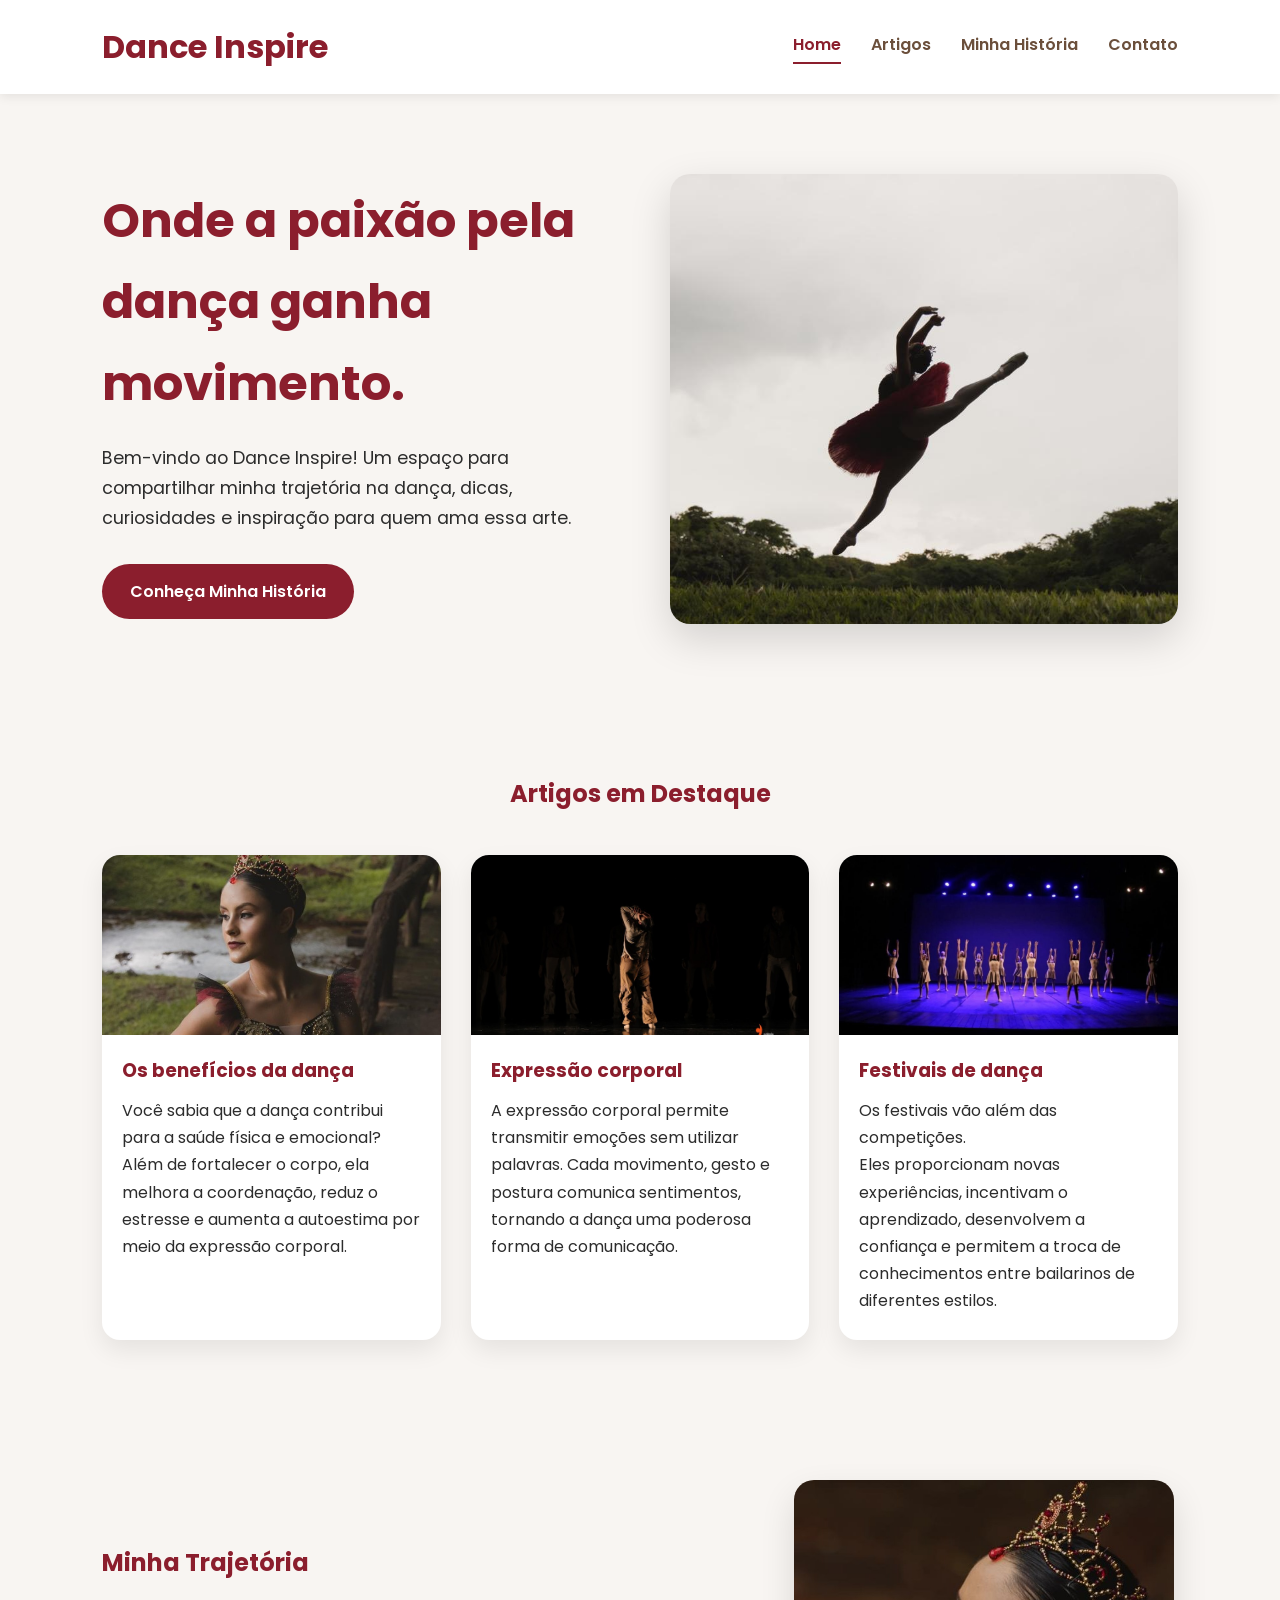
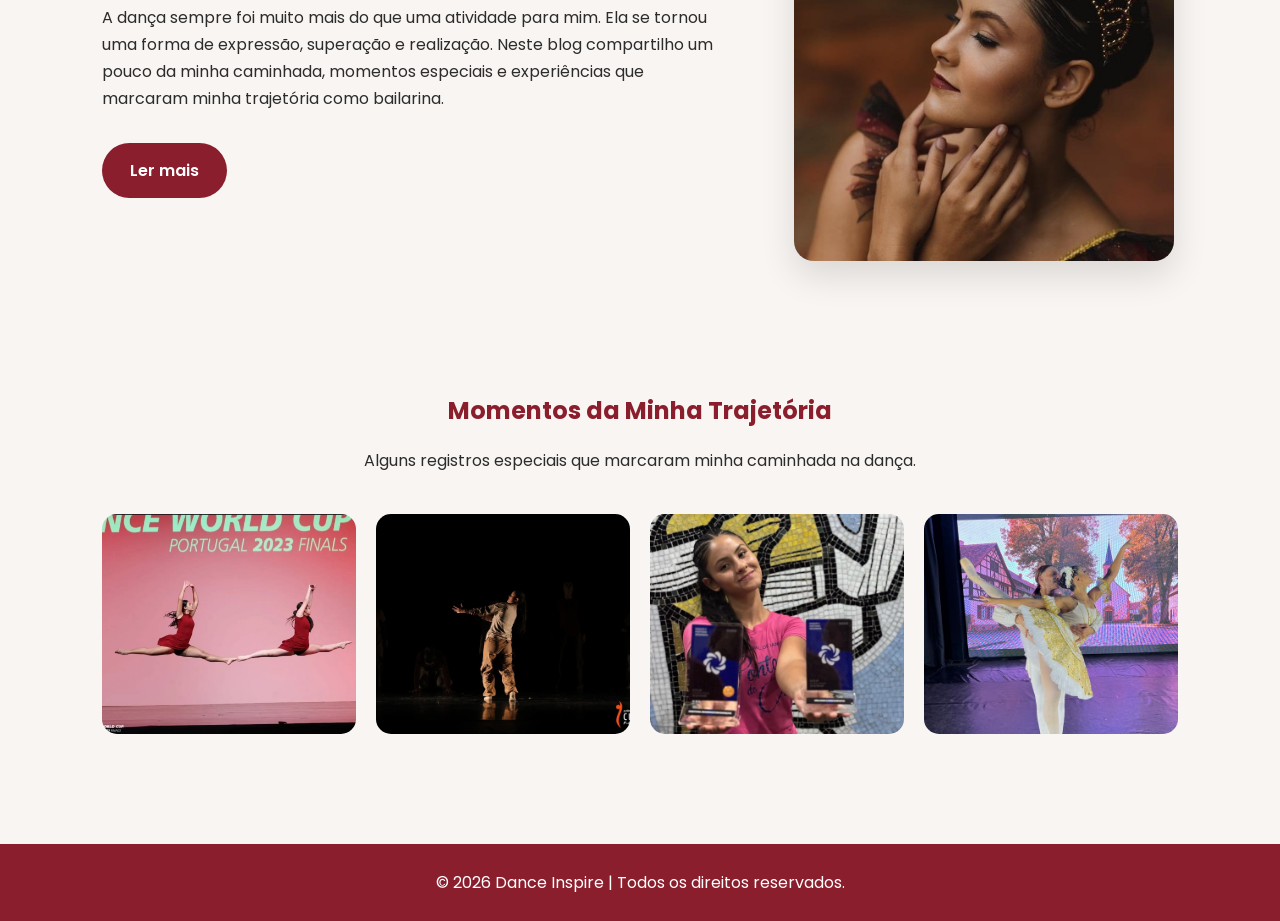
<file: index.html>
<!DOCTYPE html>
<html lang="pt-BR">
<head>
    <meta charset="UTF-8">
    <meta name="viewport" content="width=device-width, initial-scale=1.0">

    <title>Dance Inspire | Blog sobre Dança e Inspiração</title>

    <!-- SEO -->
    <meta name="description" content="Dance Inspire: blog sobre dança, ballet e dança contemporânea, com artigos, dicas e a trajetória de Duda como bailarina.">
    <meta name="keywords" content="dança, ballet, jazz, dança contemporânea, blog de dança">
    <meta name="author" content="Duda">

    <!-- CSS -->
    <link rel="stylesheet" href="css/style.css">

    <!-- Fonte -->
    <link rel="preconnect" href="https://fonts.googleapis.com">
    <link rel="preconnect" href="https://fonts.gstatic.com" crossorigin>

    <link href="https://fonts.googleapis.com/css2?family=Poppins:wght@300;400;600;700&display=swap" rel="stylesheet">

</head>

<body>
    <header>

    <h1>Dance Inspire</h1>

    <nav>

        <a href="index.html">Home</a>
        <a href="artigos.html">Artigos</a>
        <a href="sobre.html">Minha História</a>
        <a href="contato.html">Contato</a>

    </nav>

</header>

<section class="banner">

    <div class="texto-banner">

        <h2>Onde a paixão pela dança ganha movimento.</h2>

        <p>
            Bem-vindo ao Dance Inspire! Um espaço para compartilhar minha
            trajetória na dança, dicas, curiosidades e inspiração para quem ama
            essa arte.
        </p>

        <a href="sobre.html" class="botao">
            Conheça Minha História
        </a>

    </div>

    <div class="imagem-banner">

        <img src="imagens/banner.jpg" alt="Bailarina dançando">

    </div>

</section>

<section class="destaques">

    <h2>Artigos em Destaque</h2>

    <div class="cards">

        <article class="card">

            <img src="imagens/post1.jpg" alt="Benefícios da dança" class="pos-um-pouco-cima">

            <h3>Os benefícios da dança</h3>

            <p>
                Você sabia que a dança contribui para a saúde física e emocional? Além de fortalecer o corpo, ela melhora a coordenação, reduz o estresse e aumenta a autoestima por meio da expressão corporal.
            </p>

        </article>

        <article class="card">

            <img src="imagens/post2.jpg" alt="Expressão corporal">

            <h3>Expressão corporal</h3>

            <p>
                A expressão corporal permite transmitir emoções sem utilizar palavras. Cada movimento, gesto e postura comunica sentimentos, tornando a dança uma poderosa forma de comunicação.
            </p>

        </article>

        <article class="card">

            <img src="imagens/post3.jpg" alt="Festivais de dança">

            <h3>Festivais de dança</h3>

            <p>
               Os festivais vão além das competições.<br> Eles proporcionam novas experiências, incentivam o aprendizado, desenvolvem a confiança e permitem a troca de conhecimentos entre bailarinos de diferentes estilos.
            </p>

        </article>

    </div>

</section>

<!-- Minha Trajetória -->

<section class="trajetoria">

    <div class="texto-trajetoria">

        <h2>Minha Trajetória</h2>

        <p>
           A dança sempre foi muito mais do que uma atividade para mim. Ela se tornou uma forma de expressão, superação e realização. Neste blog compartilho um pouco da minha caminhada, momentos especiais e experiências que marcaram minha trajetória como bailarina.
        </p>

        <a href="sobre.html" class="botao">
            Ler mais
        </a>

    </div>

    <div class="imagem-trajetoria">

        <img src="imagens/trajetoria.jpeg" alt="Apresentação de dança" class="imagem-inteira">

    </div>

</section>

<section class="galeria">

    <h2>Momentos da Minha Trajetória</h2>

    <p>
        Alguns registros especiais que marcaram minha caminhada na dança.
    </p>

    <div class="galeria-imagens">

        <img src="imagens/foto1.jpg" alt="Apresentação de dança">

        <img src="imagens/foto2.jpeg" alt="Festival de dança">

        <img src="imagens/foto3.jpg" alt="Premiação">

        <img src="imagens/foto4.jpg" alt="Espetáculo de dança">

    </div>

</section>

<footer>

    <p>&copy; 2026 Dance Inspire | Todos os direitos reservados.</p>

</footer>

<script src="js/script.js"></script>

</body>

</html>
</file>
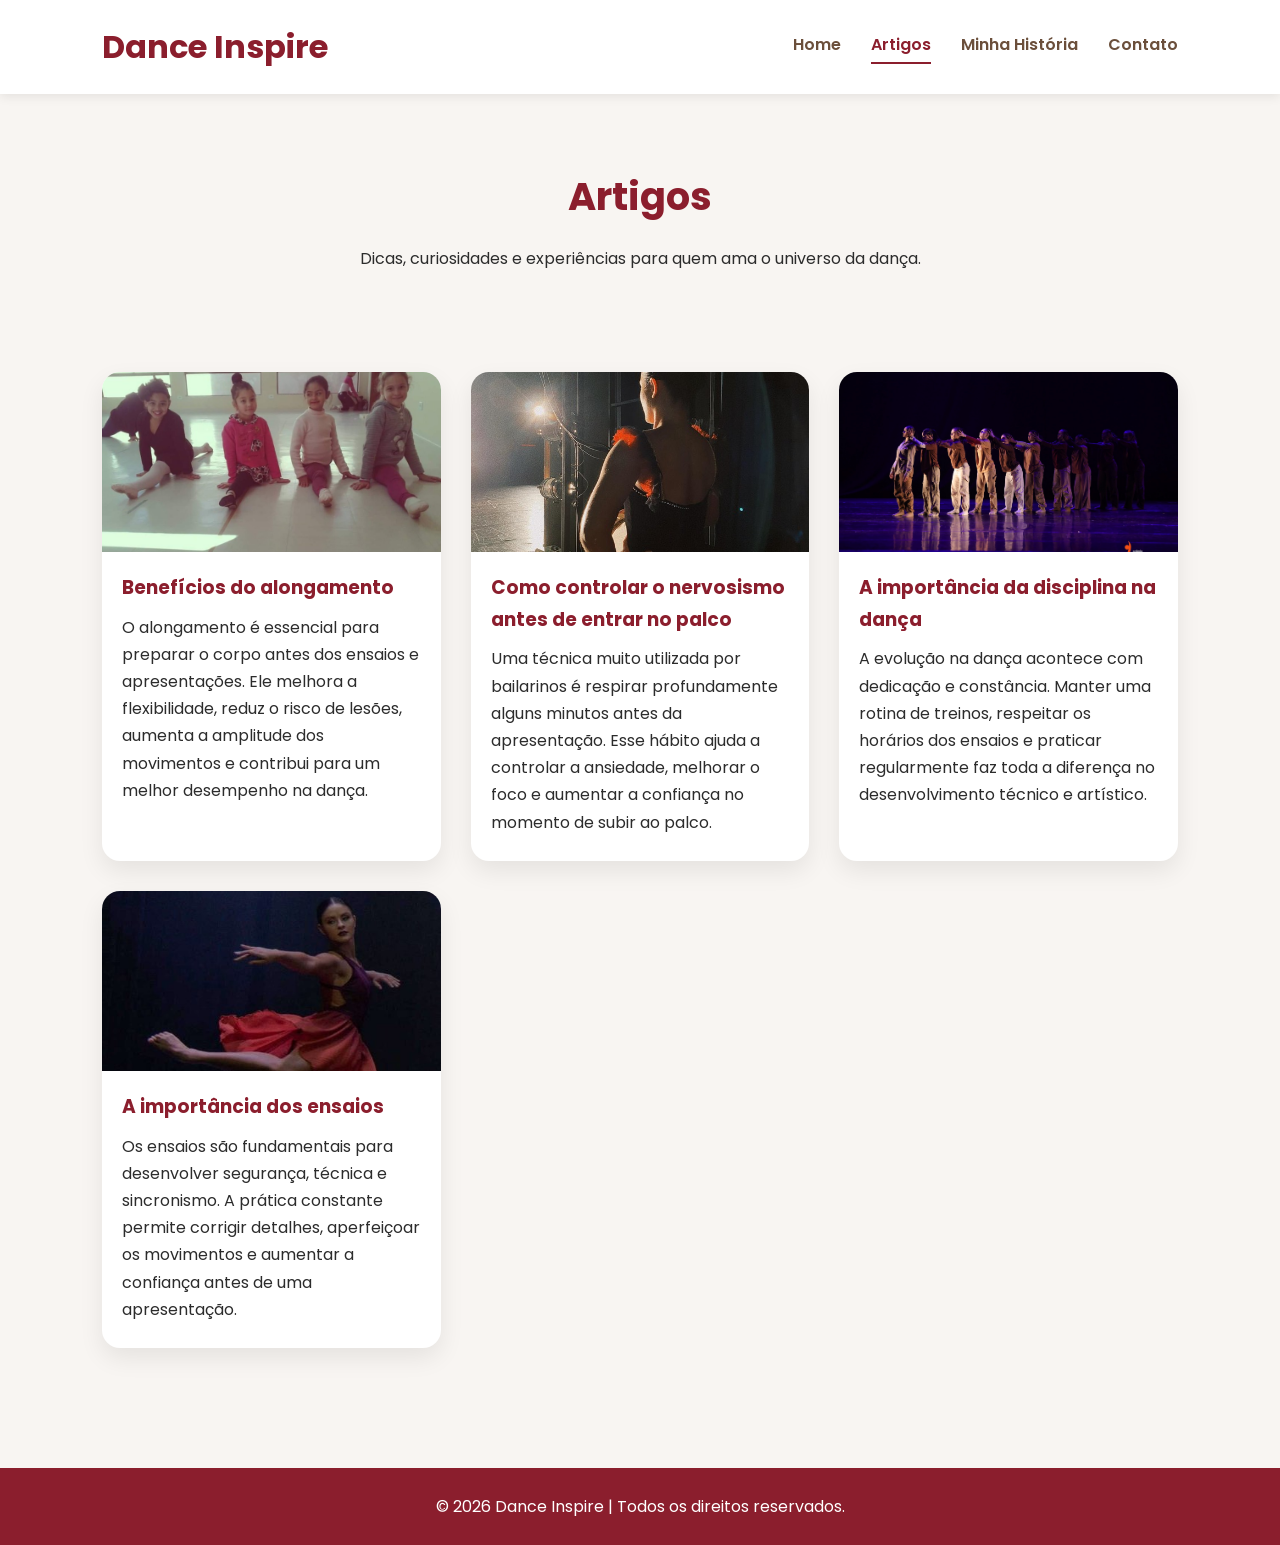
<file: artigos.html>
<!DOCTYPE html>
<html lang="pt-BR">
<head>
    <meta charset="UTF-8">
    <meta name="viewport" content="width=device-width, initial-scale=1.0">

    <title>Artigos sobre Dança | Dance Inspire</title>

    <!-- SEO -->
    <meta name="description" content="Artigos sobre dança: benefícios do alongamento, como controlar o nervosismo no palco, disciplina e a importância dos ensaios.">
    <meta name="keywords" content="artigos de dança, alongamento, ensaios de dança, disciplina na dança, dicas para bailarinos">
    <meta name="author" content="Duda">

    <!-- CSS -->
    <link rel="stylesheet" href="css/style.css">

    <!-- Fonte -->
    <link rel="preconnect" href="https://fonts.googleapis.com">
    <link rel="preconnect" href="https://fonts.gstatic.com" crossorigin>

    <link href="https://fonts.googleapis.com/css2?family=Poppins:wght@300;400;600;700&display=swap" rel="stylesheet">

</head>

<body>
    <header>

    <h1>Dance Inspire</h1>

    <nav>

        <a href="index.html">Home</a>
        <a href="artigos.html">Artigos</a>
        <a href="sobre.html">Minha História</a>
        <a href="contato.html">Contato</a>

    </nav>

</header>

<main>

    <section class="titulo-pagina">

        <h2>Artigos</h2>

        <p>
            Dicas, curiosidades e experiências para quem ama o universo da dança.
        </p>

    </section>

    <section class="artigos">

        <div class="cards">

            <article class="card">

                <img src="imagens/along.jpg" alt="Alongamento">

                <h3>Benefícios do alongamento</h3>

                <p>
                   O alongamento é essencial para preparar o corpo antes dos ensaios e apresentações. Ele melhora a flexibilidade, reduz o risco de lesões, aumenta a amplitude dos movimentos e contribui para um melhor desempenho na dança.
                </p>

            </article>

            <article class="card">

                <img src="imagens/palco.jpg" alt="Palco">

                <h3>Como controlar o nervosismo antes de entrar no palco</h3>

                <p>
                   Uma técnica muito utilizada por bailarinos é respirar profundamente alguns minutos antes da apresentação. Esse hábito ajuda a controlar a ansiedade, melhorar o foco e aumentar a confiança no momento de subir ao palco.
                </p>

            </article>

            <article class="card">

                <img src="imagens/fest.jpg" alt="Festival">

                <h3>A importância da disciplina na dança</h3>

                <p>
                    A evolução na dança acontece com dedicação e constância. Manter uma rotina de treinos, respeitar os horários dos ensaios e praticar regularmente faz toda a diferença no desenvolvimento técnico e artístico.
                </p>

            </article>

            <article class="card">

                <img src="imagens/ensaios.jpg" alt="Ensaios">

                <h3>A importância dos ensaios</h3>

                <p>
                   Os ensaios são fundamentais para desenvolver segurança, técnica e sincronismo. A prática constante permite corrigir detalhes, aperfeiçoar os movimentos e aumentar a confiança antes de uma apresentação.
                </p>

            </article>

        </div>

    </section>

</main>

<footer>

    <p>&copy; 2026 Dance Inspire | Todos os direitos reservados.</p>

</footer>

<script src="js/script.js"></script>

</body>

</html>
</file>
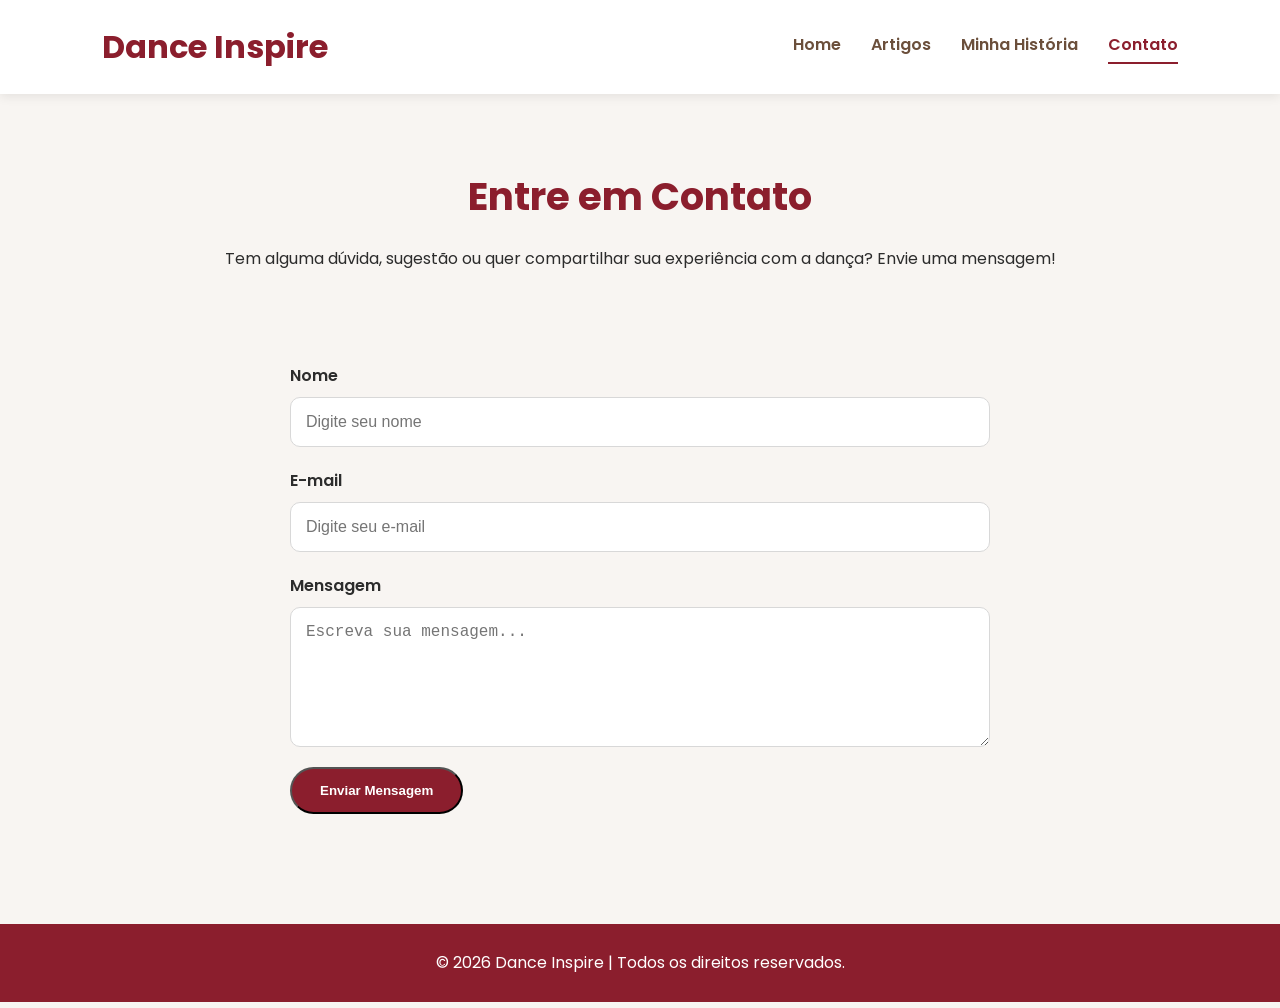
<file: contato.html>
<!DOCTYPE html>
<html lang="pt-BR">
<head>
    <meta charset="UTF-8">
    <meta name="viewport" content="width=device-width, initial-scale=1.0">

    <title>Contato | Dance Inspire</title>

    <!-- SEO -->
    <meta name="description" content="Entre em contato com o Dance Inspire para dúvidas, sugestões ou para compartilhar sua experiência com a dança.">
    <meta name="keywords" content="contato dance inspire, fale conosco, blog de dança">
    <meta name="author" content="Duda">

    <!-- CSS -->
    <link rel="stylesheet" href="css/style.css">

    <!-- Fonte -->
    <link rel="preconnect" href="https://fonts.googleapis.com">
    <link rel="preconnect" href="https://fonts.gstatic.com" crossorigin>

    <link href="https://fonts.googleapis.com/css2?family=Poppins:wght@300;400;600;700&display=swap" rel="stylesheet">

</head>

<body>
    <header>

    <h1>Dance Inspire</h1>

    <nav>

        <a href="index.html">Home</a>
        <a href="artigos.html">Artigos</a>
        <a href="sobre.html">Minha História</a>
        <a href="contato.html">Contato</a>

    </nav>

</header>
<main>

    <section class="titulo-pagina">

        <h2>Entre em Contato</h2>

        <p>
            Tem alguma dúvida, sugestão ou quer compartilhar sua experiência com a dança?
            Envie uma mensagem!
        </p>

    </section>

    <section class="contato">

        <form id="formContato">

            <div class="campo">

                <label for="nome">Nome</label>

                <input
                    type="text"
                    id="nome"
                    placeholder="Digite seu nome"
                >

            </div>

            <div class="campo">

                <label for="email">E-mail</label>

                <input
                    type="email"
                    id="email"
                    placeholder="Digite seu e-mail"
                >

            </div>

            <div class="campo">

                <label for="mensagem">Mensagem</label>

                <textarea
                    id="mensagem"
                    rows="6"
                    placeholder="Escreva sua mensagem..."
                ></textarea>

            </div>

            <button type="submit" class="botao">

                Enviar Mensagem

            </button>

            <div id="feedbackFormulario" class="feedback-formulario"></div>

        </form>

    </section>

</main>

<footer>

    <p>&copy; 2026 Dance Inspire | Todos os direitos reservados.</p>

</footer>

<script src="js/script.js"></script>

</body>

</html>
</file>
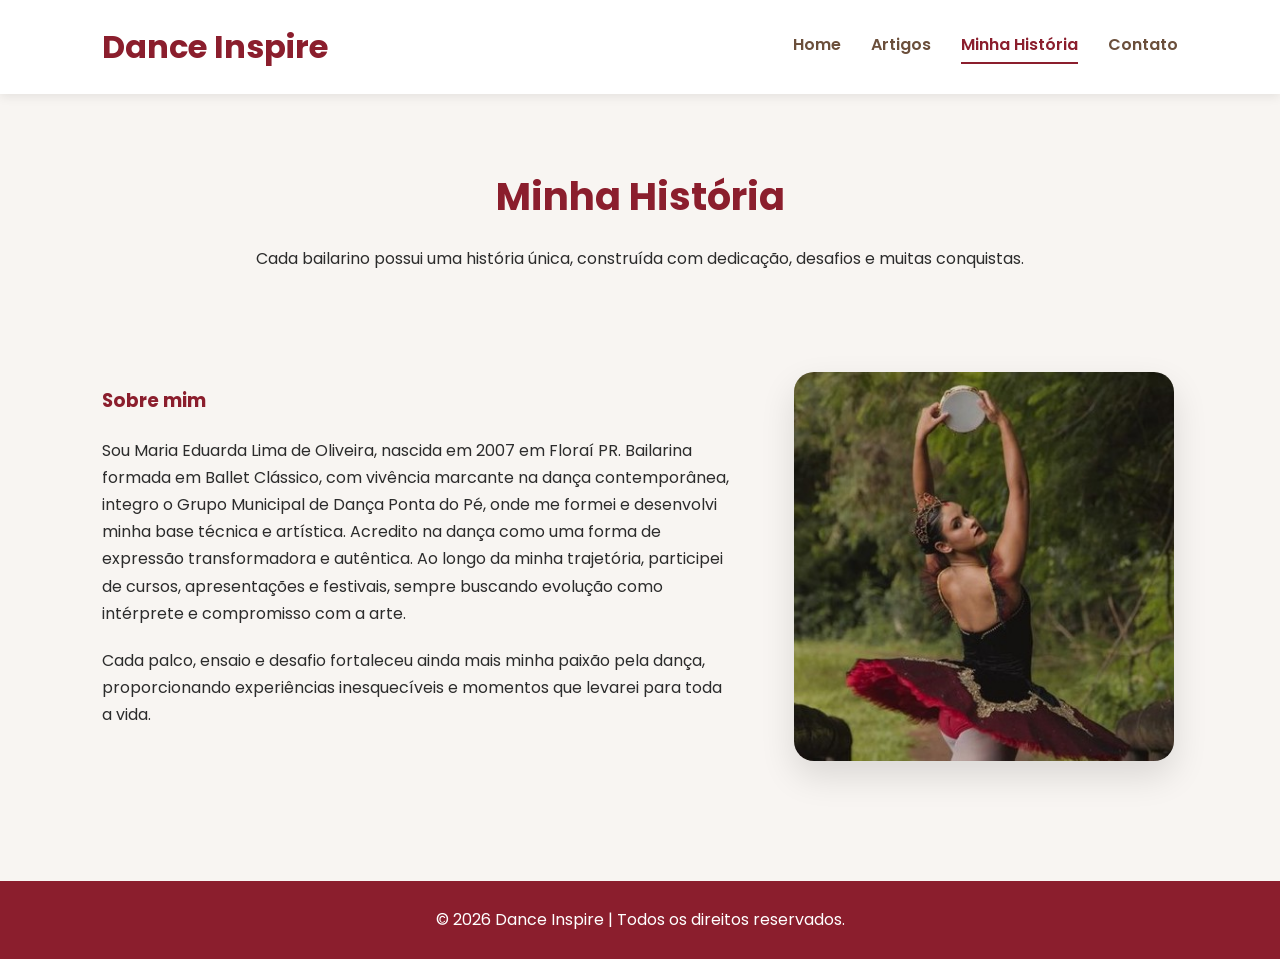
<file: sobre.html>
<!DOCTYPE html>
<html lang="pt-BR">
<head>
    <meta charset="UTF-8">
    <meta name="viewport" content="width=device-width, initial-scale=1.0">

    <title>Minha História | Dance Inspire</title>

    <!-- SEO -->
    <meta name="description" content="Conheça a trajetória de Maria Eduarda Lima de Oliveira na dança, do Ballet Clássico à dança contemporânea no Grupo Ponta do Pé.">
    <meta name="keywords" content="história bailarina, trajetória na dança, ballet clássico, dança contemporânea">
    <meta name="author" content="Duda">

    <!-- CSS -->
    <link rel="stylesheet" href="css/style.css">

    <!-- Fonte -->
    <link rel="preconnect" href="https://fonts.googleapis.com">
    <link rel="preconnect" href="https://fonts.gstatic.com" crossorigin>

    <link href="https://fonts.googleapis.com/css2?family=Poppins:wght@300;400;600;700&display=swap" rel="stylesheet">

</head>

<body>
    <header>

    <h1>Dance Inspire</h1>

    <nav>

        <a href="index.html">Home</a>
        <a href="artigos.html">Artigos</a>
        <a href="sobre.html">Minha História</a>
        <a href="contato.html">Contato</a>

    </nav>

</header>

<main>

    <section class="titulo-pagina">

        <h2>Minha História</h2>

        <p>
           Cada bailarino possui uma história única, construída com dedicação, desafios e muitas conquistas.
        </p>

    </section>

    <section class="historia">

        <div class="texto-historia">

            <h3>Sobre mim</h3>

            <p>
               Sou Maria Eduarda Lima de Oliveira, nascida em 2007 em Floraí PR. Bailarina formada em Ballet Clássico, com vivência marcante na dança contemporânea, integro o Grupo Municipal de Dança Ponta do Pé, onde me formei e desenvolvi minha base técnica e artística. Acredito na dança como uma forma de expressão transformadora e autêntica. Ao longo da minha trajetória, participei de cursos, apresentações e festivais, sempre buscando evolução como intérprete e compromisso com a arte.
            </p>

            <p>
                Cada palco, ensaio e desafio fortaleceu ainda mais minha paixão
                pela dança, proporcionando experiências inesquecíveis e momentos
                que levarei para toda a vida.
            </p>

        </div>

        <div class="foto-historia">

            <img src="imagens/minha-historia.jpeg" alt="Foto da autora dançando" class="imagem-inteira">

        </div>

    </section>

</main>
<footer>

    <p>&copy; 2026 Dance Inspire | Todos os direitos reservados.</p>

</footer>

<script src="js/script.js"></script>

</body>

</html>
</file>
<file: css/style.css>
*{
    margin:0;
    padding:0;
    box-sizing:border-box;
}

html{
    scroll-behavior:smooth;
}

body{
    font-family:'Poppins', sans-serif;
    background:#F8F5F2;
    color:#2C2C2C;
    line-height:1.7;
}

img{
    max-width:100%;
    display:block;
}

a{
    text-decoration:none;
}

ul{
    list-style:none;
}

/* ===========================
   HEADER
=========================== */

header{
    width:100%;
    padding:20px 8%;
    display:flex;
    justify-content:space-between;
    align-items:center;
    background:#ffffff;
    box-shadow:0 3px 10px rgba(0,0,0,.08);

    position:sticky;
    top:0;
    z-index:1000;
}

header h1{
    color:#8B1E2D;
    font-size:2rem;
}

nav{
    display:flex;
    gap:30px;
}

nav a{
    color:#6B4F3B;
    font-weight:600;
    transition:.3s;
}

nav a:hover{
    color:#8B1E2D;
}

nav a.ativo{
    color:#8B1E2D;
    border-bottom:2px solid #8B1E2D;
    padding-bottom:4px;
}

/* ===========================
   BANNER
=========================== */

.banner{
    padding:80px 8%;
    display:flex;
    align-items:center;
    justify-content:space-between;
    gap:60px;
}

.texto-banner{
    flex:1;
}

.texto-banner h2{
    font-size:3rem;
    color:#8B1E2D;
    margin-bottom:20px;
}

.texto-banner p{
    margin-bottom:30px;
    font-size:1.1rem;
}

.imagem-banner{
    flex:1;
}

.imagem-banner img{
    border-radius:20px;
    box-shadow:0 15px 40px rgba(0,0,0,.15);
    width:100%;
    height:450px;
    object-fit:cover;
}

/* ===========================
   BOTÃO
=========================== */

.botao{
    display:inline-block;
    padding:14px 28px;
    background:#8B1E2D;
    color:white;
    border-radius:50px;
    transition:.3s;
    font-weight:600;
}

.botao:hover{
    background:#6F1623;
    transform:translateY(-3px);
}

/* ===========================
   TÍTULOS
=========================== */

.titulo-pagina{
    text-align:center;
    padding:70px 8% 30px;
}

.titulo-pagina h2{
    color:#8B1E2D;
    font-size:2.4rem;
    margin-bottom:15px;
}

/* ===========================
   DESTAQUES (Artigos em destaque na Home)
=========================== */

.destaques{
    padding:70px 8%;
    text-align:center;
}

.destaques h2{
    color:#8B1E2D;
    margin-bottom:40px;
}

/* Usada na página Artigos - contém os cards da listagem completa */
.artigos{
    padding:70px 8%;
}

.artigos h2{
    margin-bottom:40px;
}

.cards{
    display:grid;
    grid-template-columns:repeat(auto-fit,minmax(280px,1fr));
    gap:30px;
    text-align:left;
}

.card{
    background:white;
    border-radius:18px;
    overflow:hidden;
    box-shadow:0 10px 25px rgba(0,0,0,.08);
    transition:.4s;
}

.card img{
    height:180px;
    width:100%;
    object-fit:cover;
    object-position:center center;
}

/* Classes extras para ajustar o enquadramento de fotos específicas nos cards.
   Adicione UMA delas na tag <img> do card que quiser ajustar. */

.card img.pos-topo{
    object-position:center 0%;
}

.card img.pos-baixo{
    object-position:center 100%;
}

.card img.pos-um-pouco-cima{
    object-position:center 25%;
}

.card img.pos-um-pouco-baixo{
    object-position:center 75%;
}

.card h3{
    padding:20px 20px 10px;
    color:#8B1E2D;
}

.card p{
    padding:0 20px 25px;
}

.card:hover{
    transform:translateY(-8px);
}

.card.card-hover{
    border:2px solid #8B1E2D;
}

/* ===========================
   TRAJETÓRIA (Minha Trajetória na Home)
=========================== */

.trajetoria{
    padding:70px 8%;
    display:flex;
    justify-content:space-between;
    align-items:center;
    gap:60px;
}

.texto-trajetoria{
    flex:1.3;
}

.texto-trajetoria h2{
    color:#8B1E2D;
    margin-bottom:20px;
}

.texto-trajetoria p{
    margin-bottom:30px;
}

.imagem-trajetoria{
    flex:0.8;
    display:flex;
    justify-content:center;
}

.imagem-trajetoria img{
    border-radius:20px;
    box-shadow:0 15px 35px rgba(0,0,0,.12);
    width:100%;
    height:400px;
    object-fit:cover;
}

/* ===========================
   HISTÓRIA (usada na página Sobre - mesmo layout da Trajetória)
=========================== */

.historia{
    padding:70px 8%;
    display:flex;
    justify-content:space-between;
    align-items:center;
    gap:60px;
}

.texto-historia{
    flex:1.3;
}

.texto-historia h3{
    color:#8B1E2D;
    margin-bottom:20px;
}

.texto-historia p{
    margin-bottom:20px;
}

.foto-historia{
    flex:0.8;
    display:flex;
    justify-content:center;
}

.foto-historia img{
    border-radius:20px;
    box-shadow:0 15px 35px rgba(0,0,0,.12);
    width:100%;
    height:400px;
    object-fit:cover;
}

/* ===========================
   IMAGEM INTEIRA (classe extra p/ fotos específicas sem corte)
=========================== */

.imagem-inteira{
    object-fit:contain!important;
    background:#EFE7DF;
    height:auto!important;
    max-width:380px;
}

/* ===========================
   GALERIA
=========================== */

.galeria{
    padding:60px 8%;
    text-align:center;
}

.galeria h2{
    color:#8B1E2D;
    margin-bottom:15px;
}

.galeria p{
    margin-bottom:40px;
}

.galeria-imagens{
    display:grid;
    grid-template-columns:repeat(auto-fit,minmax(220px,1fr));
    gap:20px;
}

.galeria-imagens img{
    border-radius:15px;
    cursor:pointer;
    transition:.4s;
    width:100%;
    height:220px;
    object-fit:cover;
}

.galeria-imagens img:hover{
    transform:scale(1.05);
    filter:brightness(1.15);
    box-shadow:0 20px 40px rgba(0,0,0,.18);
}

/* ===========================
   CONTATO
=========================== */

.contato{
    padding:60px 8%;
}

form{
    max-width:700px;
    margin:auto;
}

.campo{
    display:flex;
    flex-direction:column;
    margin-bottom:20px;
}

label{
    margin-bottom:8px;
    font-weight:600;
}

input,
textarea{
    padding:15px;
    border:1px solid #d8d8d8;
    border-radius:10px;
    font-size:1rem;
}

input:focus,
textarea:focus{
    outline:none;
    border-color:#8B1E2D;
}

.campo-erro{
    border-color:#C0392B!important;
    background:#FDECEA;
}

.feedback-formulario{
    margin-top:15px;
    padding:12px 15px;
    border-radius:8px;
    font-weight:600;
    display:none;
}

.feedback-formulario:not(:empty){
    display:block;
}

.feedback-formulario.sucesso{
    background:#E7F6EC;
    color:#1E7A34;
}

.feedback-formulario.erro{
    background:#FDECEA;
    color:#C0392B;
}

/* ===========================
   FOOTER
=========================== */

footer{
    margin-top:50px;
    background:#8B1E2D;
    color:white;
    text-align:center;
    padding:25px;
}

/* ===========================
   RESPONSIVO
=========================== */

@media(max-width:900px){

.banner{
    flex-direction:column;
    text-align:center;
}

.trajetoria{
    flex-direction:column;
    text-align:center;
}

.historia{
    flex-direction:column;
    text-align:center;
}

header{
    flex-direction:column;
    gap:20px;
}

nav{
    flex-wrap:wrap;
    justify-content:center;
}

.texto-banner h2{
    font-size:2.2rem;
}

}
</file>
